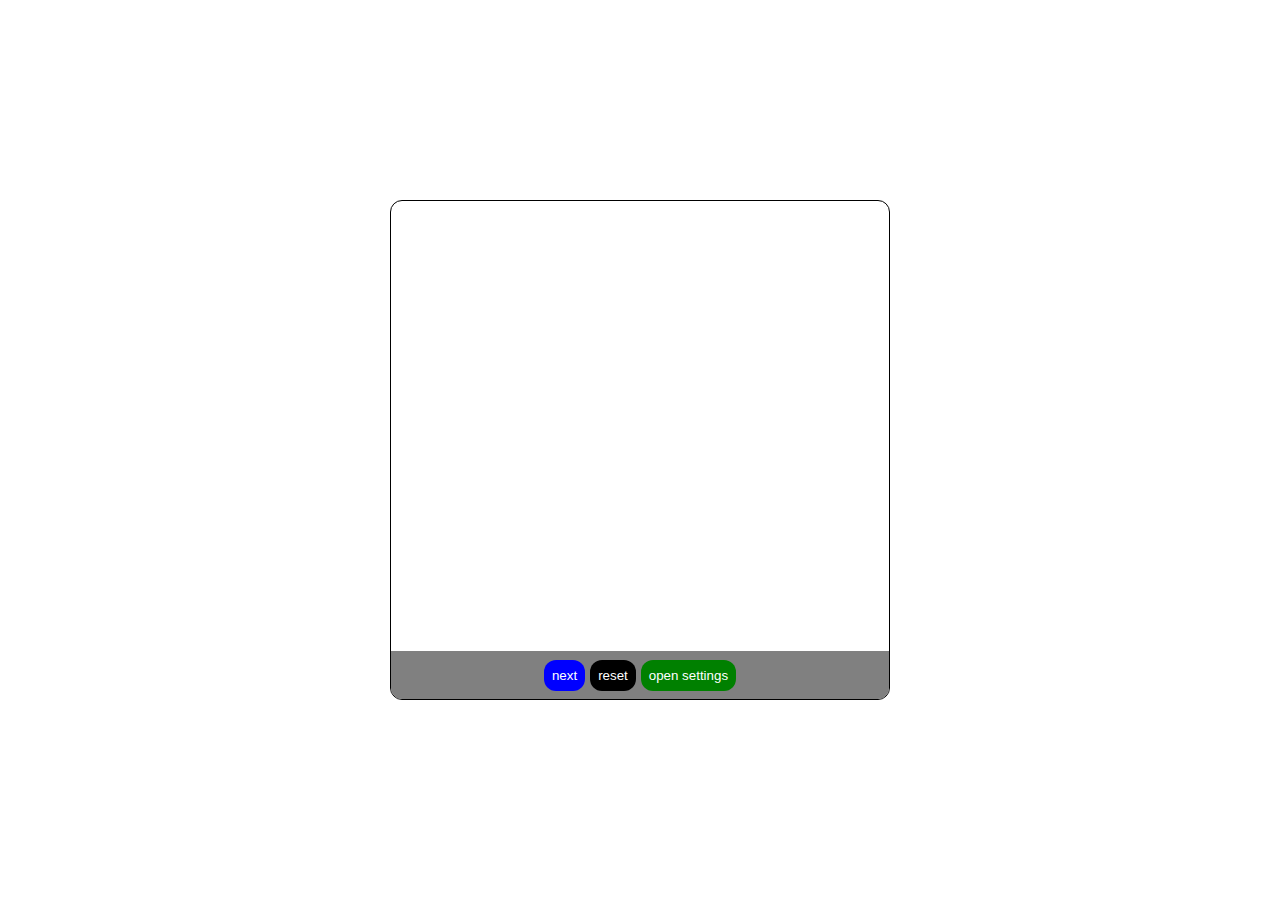
<file: index.html>
<!DOCTYPE html>
<html lang="en">

<head>
    <meta charset="UTF-8">
    <meta name="viewport" content="width=device-width, initial-scale=1.0">
    <title>Document</title>
    <link rel="stylesheet" href="styl.css">
</head>

<body>
    <div class="game">
        <div page="start" class="page"></div>
        <div page="game" class="page page--invisible"></div>
        <div page="game-over" class="page page--invisible"></div>
        <div page="settings" class="page page--invisible"></div>
        <div class="game_buttons">
            <input type="button" value="next" class="btn btn--next">
            <input type="button" value="reset" class="btn btn--reset">
            <input type="button" value="open settings" class="btn btn--settings">
        </div>
    </div>
</body>
<script src="script.js"></script>

</html>
</file>
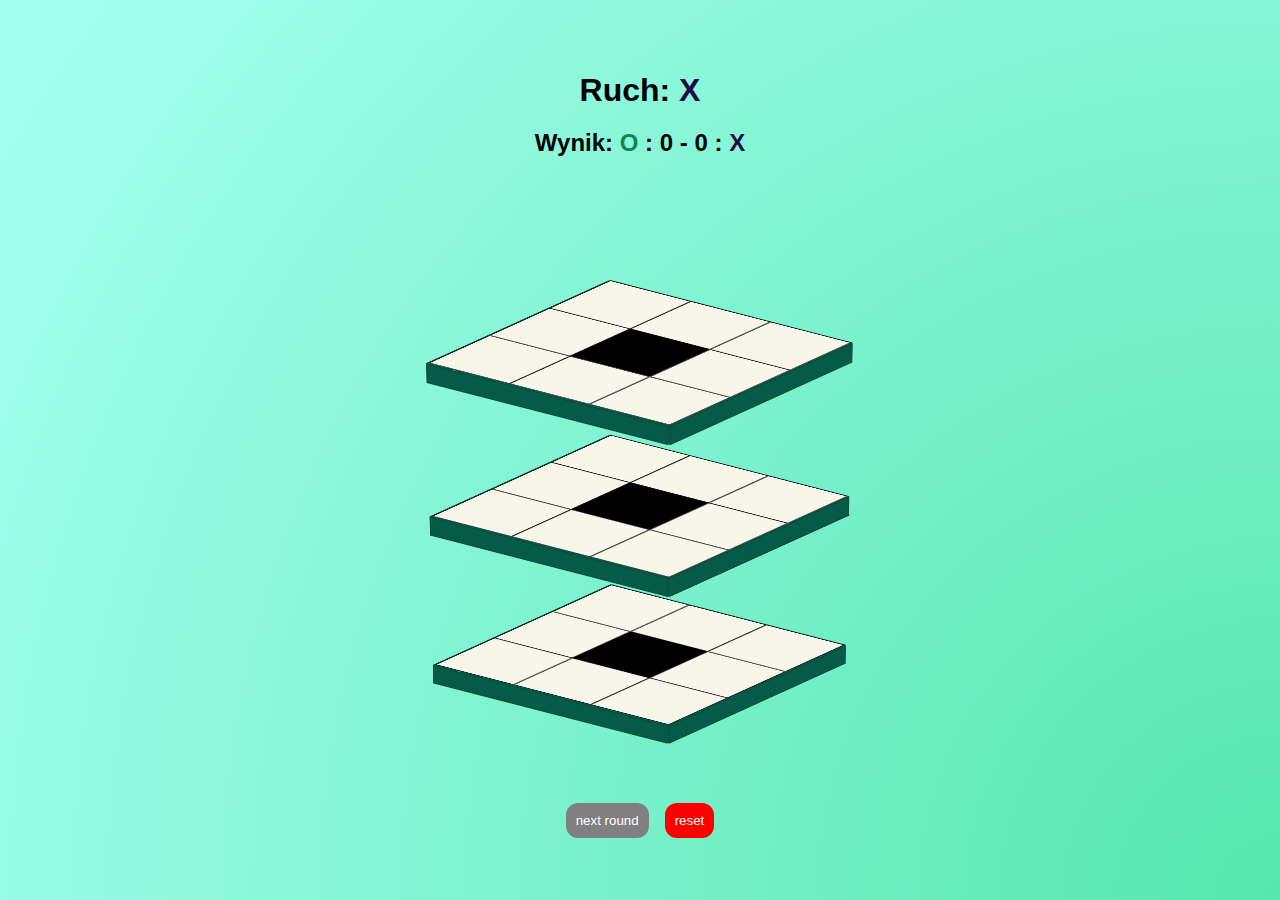
<file: TicTacToe3D/index.html>
<!DOCTYPE html>
<html lang="en">

<head>
    <meta charset="UTF-8">
    <meta name="viewport" content="width=device-width, initial-scale=1.0">
    <title>Document</title>
    <link rel="stylesheet" href="styl.css">
</head>

<body>
    <div class="container">


        <div class="result-container">
            <h1>Ruch: <span class="turn"></span></h1>
            <h2>Wynik: <span class="O">O</span> <span class="result">: 0 - 0 : </span><span class="X">X</span></h2>
            <h2 id="winner"></h2>
        </div>
        <div class="box">
            <div class="layer-container layer-container-1">
                <div class="layer-box">
                    <div class="layer layer-front">
                    </div>
                    <div class="layer layer-left"></div>
                    <div class="layer layer-right"></div>
                    <div class="layer layer-bottom"></div>
                    <div class="layer layer-back"></div>
                    <div class="layer layer-top">
                        <div class="field"></div>
                        <div class="field"></div>
                        <div class="field"></div>
                        <div class="field"></div>
                        <div class="field--inactive"></div>
                        <div class="field"></div>
                        <div class="field"></div>
                        <div class="field"></div>
                        <div class="field"></div>
                    </div>
                </div>
            </div>
            <div class="layer-container layer-container-2">
                <div class="layer-box">
                    <div class="layer layer-front">
                    </div>
                    <div class="layer layer-left"></div>
                    <div class="layer layer-right"></div>
                    <div class="layer layer-bottom"></div>
                    <div class="layer layer-back"></div>
                    <div class="layer layer-top">
                        <div class="field"></div>
                        <div class="field"></div>
                        <div class="field"></div>
                        <div class="field"></div>
                        <div class="field--inactive"></div>
                        <div class="field"></div>
                        <div class="field"></div>
                        <div class="field"></div>
                        <div class="field"></div>
                    </div>
                </div>
            </div>
            <div class="layer-container layer-container-3">
                <div class="layer-box">
                    <div class="layer layer-front">
                    </div>
                    <div class="layer layer-left"></div>
                    <div class="layer layer-right"></div>
                    <div class="layer layer-bottom"></div>
                    <div class="layer layer-back"></div>
                    <div class="layer layer-top">
                        <div class="field"></div>
                        <div class="field"></div>
                        <div class="field"></div>
                        <div class="field"></div>
                        <div class="field--inactive"></div>
                        <div class="field"></div>
                        <div class="field"></div>
                        <div class="field"></div>
                        <div class="field"></div>
                    </div>
                </div>
            </div>
        </div>
        <div class="buttons">
            <input type="button" class="btn next-btn btn--disactive" value="next round"><input type="button"
                class="btn reset-btn" value="reset">
        </div>
    </div>
    <script src="script.js"></script>
</body>

</html>
</file>
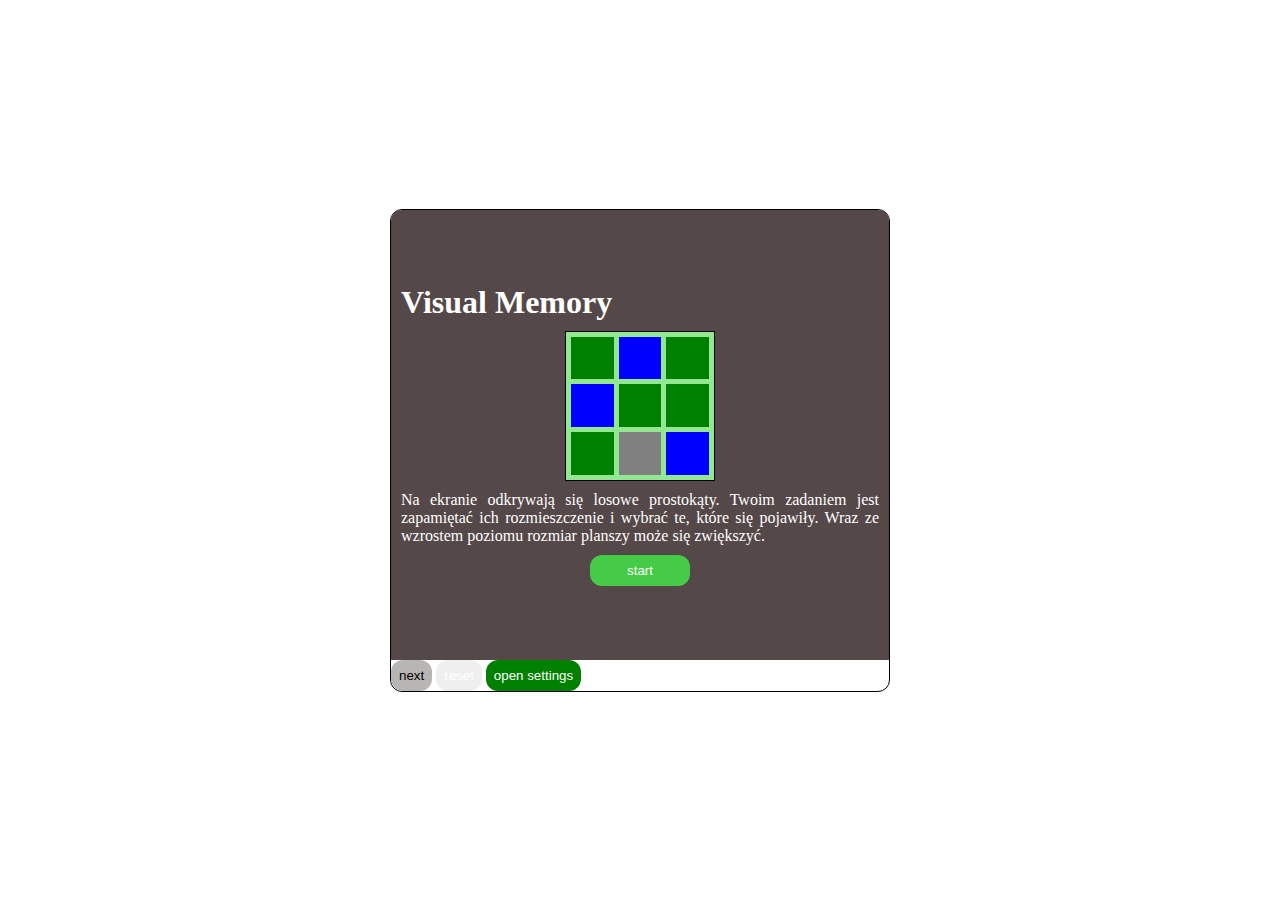
<file: VisualMemory/index.html>
<!DOCTYPE html>
<html lang="en">

<head>
    <meta charset="UTF-8">
    <meta name="viewport" content="width=device-width, initial-scale=1.0">
    <title>Document</title>
    <link rel="stylesheet" href="styl.css">
</head>

<body>
    <div class="game">
        <div page="start" class="page">
            <h1 class="start_header">Visual Memory</h1>
            <div class="board">
                <div class="field"></div>
                <div class="field field--selected"></div>
                <div class="field"></div>
                <div class="field field--selected"></div>
                <div class="field"></div>
                <div class="field"></div>
                <div class="field"></div>
                <div class="field field--wrong"></div>
                <div class="field field--selected"></div>
            </div>
            <p>
                Na ekranie odkrywają się losowe prostokąty. Twoim zadaniem jest zapamiętać ich rozmieszczenie i wybrać
                te, które się pojawiły. Wraz ze wzrostem poziomu rozmiar planszy może się zwiększyć.
            </p>
            <input type="button" value="start" class="btn btn--start">
        </div>
        <div page="game" class="page page--invisible">
            <div class="game_info">
                <p id="roundCounter"></p>
                <p id="hearts"></p>
            </div>
            <div class="game_board">

            </div>
        </div>
        <div page="game-over" class="page page--invisible"></div>
        <div page="settings" class="settings page page--invisible">
            <div class="settings-option">
                <div class="settings-option__name">rozmiar planszy</div>
                <div class="settings-option__value">
                    <select class="settings-option__select" name="sizeOfBoard" option="sizeOfBoard">
                        <option value="3">3x3</option>
                        <option value="4">4x4</option>
                        <option value="5">5x5</option>
                        <option calue="6">6x6</option>
                        <option value="7">7x7</option>
                    </select>
                </div>
            </div>
            <div class="settings-option">
                <div class="settings-option__name">Liczba żyć</div>
                <div class="settings-option__value">
                    <select class="settings-option__select" name="hearts" option="hearts">
                        <option value="1">1</option>
                        <option value="2">2</option>
                        <option value="3">3</option>
                        <option value="4">4</option>
                        <option value="5">5</option>
                        <option value="6">6</option>
                        <option value="7">7</option>
                    </select>
                </div>
            </div>
            <div class="settings-option">
                <div class="settings-option__name">Liczba pól do zaznaczenia</div>
                <div class="settings-option__value">
                    <select class="settings-option__select" name="numberOfFields" option="numberOfFields">
                        <option value="1">1</option>
                        <option value="2">2</option>
                        <option value="3">3</option>
                        <option value="4">4</option>
                        <option value="5">5</option>
                        <option value="6">6</option>
                        <option value="7">7</option>
                    </select>
                </div>
            </div>
            <div class="settings-option">
                <div class="settings-option__name">Dynamiczne zwiększanie trudności</div>
                <div class="settings-option__value">
                    <select class="settings-option__select" name="increaseDifficulty" option="increaseDifficulty">
                        <option value="1">Tak</option>
                        <option value="0">Nie</option>
                    </select>
                </div>
            </div>
            <div class="settings__buttons">
                <input type="button" value="close settings" class="btn btn--close-settings">
            </div>
        </div>
        <div class="game_buttons">
            <input type="button" value="next" class="btn btn--next btn--locked">
            <input type="button" value="reset" class="btn btn--reset">
            <input type="button" value="open settings" class="btn btn--settings">
        </div>
    </div>
</body>
<script src="script.js"></script>

</html>
</file>
<file: styl.css>
* {
    margin: 0;
    padding: 0;
    box-sizing: border-box;
}

:root {
    --mainBgColor: rgb(201, 224, 201);
    --gameBgColor: rgb(145, 232, 145);
    --fieldBgColor: green;
}

body {
    height: 100vh;
    display: flex;
    justify-content: center;
    align-items: center;
}

.game_info {
    flex-grow: 1;
    padding: 5px;
    display: flex;
    justify-content: space-between;
    align-items: center;
}

.game_buttons {
    display: flex;
    justify-content: center;
    gap: 5px;
    padding: 5px;
}

.btn {
    padding: 0.5rem;
    border-radius: 12px;
    border: none;
    outline: none;
    color: white;
    cursor: pointer;
    transition: all 250ms ease;
}

.btn.btn--locked {
    background-color: rgb(184, 181, 181);
    color: black;
    pointer-events: none;
}

.btn--start {
    background-color: rgb(69, 203, 69);
    width: 100px;
    align-self: center;
}

.btn--start:hover {
    background-color: rgb(57, 170, 57);
}

.btn--next {
    background-color: blue;
}

.btn--next:hover {
    background-color: rgb(33, 33, 239);
}

.btn--reset {
    background-color: black;
}

.btn--reset:hover {
    background-color: rgb(41, 40, 40);
}

.btn--settings {
    background-color: green;
}

.btn--settings:hover {
    background-color: rgb(41, 205, 41);
}



[page="start"] {
    display: flex;
    flex-direction: column;
    gap: 10px;
    text-align: justify;
    justify-content: center;
}

[page="game"] {
    background-color: var(--mainBgColor);
    display: flex;
    flex-direction: column;
}

.game {
    width: 500px;
    height: 500px;
    border: 1px solid black;
    display: flex;
    flex-direction: column;
    border-radius: 12px;
    overflow: hidden;
}

.game_board,
.board {
    display: grid;
    background-color: var(--gameBgColor);
}

.game_board {
    flex-grow: 1;
    height: 350px;
    border-radius: 12px;
    padding: 10px;
    gap: 10px;
}

.game_board--locked {
    pointer-events: none;
}

.board {
    padding: 5px;
    gap: 5px;
    width: 150px;
    height: 150px;
    border: 1px solid black;
    margin: 0 auto;
    grid-template-columns: 1fr 1fr 1fr;
    grid-template-rows: 1fr 1fr 1fr;
}

.start_header {
    text-align: center;
}

.field {
    background-color: var(--fieldBgColor);
    transition: all 250ms ease;
}

.field--selected {
    background-color: blue;
}

.page {
    padding: 10px;
    height: 450px;
}

.page--invisible {
    display: none;
}

.game_buttons {
    background-color: gray;
    flex-grow: 1;
    align-items: center;
}
</file>
<file: TicTacToe3D/styl.css>
* {
    margin: 0;
    padding: 0;
    box-sizing: border-box;

}

:root {
    --heightZOfLayer: 20px;
    --widthOfLayer: 300px;
    --heightOfLayer: 300px;
    --bgColorOfLayer: rgb(6, 90, 72);
}

h1,
h2 {
    margin: 20px;
    text-align: center;
}

body {
    height: 100vh;

    font-family: Arial;
}

.container {
    height: 100vh;
    width: 100%;
    display: flex;
    justify-content: center;
    align-items: center;
    flex-direction: column;
    gap: 8rem;
    background: radial-gradient(circle at center, #56e6af 0%, #a3ffed 95%);
    background-size: 200% 200%;
    user-select: none;
}

#winner {
    min-height: 50px;
}

.X {
    color: rgb(33, 10, 70);
    font-weight: 700;
}

.O {
    color: rgb(12, 136, 82);
    font-weight: 700;
}

.box {
    width: var(--widthOfLayer);
    height: var(--heightOfLayer);
    border: 1px solid black;
    transform-style: preserve-3d;
    perspective: 10000px;
    position: relative;
    transform: rotateX(70deg) rotateZ(37deg);

}

.field {
    background-color: rgb(248, 246, 235);
    border: 1px solid black;
    display: flex;
    justify-content: center;
    align-items: center;
    font-size: 50px;

}

.field--inactive {
    background-color: black;
}

.field--victory {
    background-color: rgb(44, 239, 44);
}

.field:hover:not(.field--victory) {
    background-color: rgb(192, 189, 172);
}

.layer-container {
    width: 100%;
    height: 100%;
    transform-style: preserve-3d;
    perspective: 100%;
    position: absolute;
    user-select: none;
}

.layer-container-1 {
    transform: translateZ(-160px);
    z-index: 6;
}

.layer-container-2 {
    z-index: 7;
}

.layer-container-3 {
    transform: translateZ(160px);
    z-index: 8;
}

.layer-box {
    width: 100%;
    height: 100%;
    position: relative;
    transform-style: preserve-3d;
}



.layer {
    position: absolute;
    border: 1px solid rgba(0, 0, 0, 0.2);
    background-color: var(--bgColorOfLayer);
}

.layer-top {
    width: 100%;
    height: 100%;
    display: grid;
    grid-template-columns: 1fr 1fr 1fr;
    grid-template-rows: 1fr 1fr 1fr;
    transform: translateZ(20px);
}

.layer-bottom {
    position: absolute;
    width: 100%;
    height: 100%;
    display: grid;
}

.layer-left {
    height: var(--heightZOfLayer);
    width: 100%;
    transform: rotateX(90deg) translateZ(calc(0.5 * var(--heightZOfLayer))) translateY(calc(0.5 * var(--heightZOfLayer)));
}

.layer-right {
    position: absolute;
    height: var(--heightZOfLayer);
    width: 100%;
    transform: rotateX(90deg) translateZ(calc(-1 * var(--widthOfLayer) + (0.5 * var(--heightZOfLayer)))) translateY(calc(0.5 * var(--heightZOfLayer)));
}

.layer-front {
    position: absolute;
    height: var(--heightZOfLayer);
    width: 100%;
    transform: rotateX(90deg) rotateY(90deg) translateX(calc(0.5 * var(--widthOfLayer) - (0.5 * var(--heightZOfLayer)))) translateZ(calc(0.5 * var(--widthOfLayer))) translateY(calc(0.5 * var(--heightZOfLayer)));
}

.layer-back {
    position: absolute;
    height: var(--heightZOfLayer);
    width: 100%;
    transform: rotateX(90deg) rotateY(90deg) translateX(calc(0.5 * var(--widthOfLayer) - (0.5 * var(--heightZOfLayer)))) translateZ(calc(-1 * 0.5 * var(--widthOfLayer))) translateY(calc(0.5 * var(--heightZOfLayer)));
}


.buttons {
    display: flex;
    justify-content: center;
    gap: 1rem;
    margin-bottom: 10px;
}

.btn {
    padding: 10px;
    border-radius: 12px;
    border: none;
    color: white;
    cursor: pointer;
}

.next-btn {
    background-color: blue;
}

.next-btn:hover {
    background-color: rgb(41, 41, 238);
}

.reset-btn {
    background-color: red;
}

.reset-btn:hover {
    background-color: rgb(135, 12, 12);
}

.btn--disactive {
    pointer-events: none;
    background-color: gray;
}

@media(max-width:500px) {
    :root {
        --widthOfLayer: 200px;
        --heightOfLayer: 200px;
    }

    .layer-container-1 {
        transform: translateZ(-120px);
    }

    .layer-container-3 {
        transform: translateZ(120px);
    }
}

@media(max-width:350px) {
    :root {
        --widthOfLayer: 150px;
        --heightOfLayer: 150px;
    }

    .field {
        font-size: 30px;
    }

    .layer-container-1 {
        transform: translateZ(-90px);
    }

    .layer-container-3 {
        transform: translateZ(90px);
    }
}
</file>
<file: VisualMemory/styl.css>
* {
    margin: 0;
    padding: 0;
    box-sizing: border-box;
}

:root {
    --mainBgColor: rgb(201, 224, 201);
    --gameBgColor: rgb(145, 232, 145);
    --fieldBgColor: green;
    --fieldBgHoverColor: rgb(15, 173, 15);
}

body {
    height: 100vh;
    display: flex;
    justify-content: center;
    align-items: center;
}

.game__info {
    height: 50px;
    padding: 5px;
    display: flex;
    justify-content: space-between;
    align-items: center;
}



.btn {
    padding: 0.5rem;
    border-radius: 12px;
    border: none;
    outline: none;
    color: white;
    cursor: pointer;
    transition: all 250ms ease;
}

.btn.btn--locked {
    background-color: rgb(184, 181, 181);
    color: black;
    pointer-events: none;
}

.btn--start,
.btn--start:active {
    background-color: rgb(69, 203, 69);
    width: 100px;
    align-self: center;
}

.btn--start:hover {
    background-color: rgb(57, 170, 57);
}

.btn--next,
.btn--next:active {
    background-color: blue;
}

.btn--next:hover {
    background-color: rgb(33, 33, 239);
}

.btn--stop,
.btn--stop:active {
    background-color: black;
}

.btn--stop:hover {
    background-color: rgb(41, 40, 40);
}

.btn--settings,
.btn--settings:active {
    background-color: green;
}

.btn--settings:hover {
    background-color: rgb(41, 205, 41);
}

.btn--close-settings {
    background-color: brown;
}


.btn--close-settings:hover {
    background-color: rgb(219, 93, 93);
}

[page="start"] {
    display: flex;
    flex-direction: column;
    gap: 10px;
    text-align: justify;
    justify-content: center;
    background-color: rgb(84, 72, 72);
    color: white;
}

[page="game"] {
    background-color: var(--mainBgColor);
    display: flex;
    flex-direction: column;
}

[page="game"].game--lose {
    background-color: red;
}

.game {
    width: clamp(200px, 80%, 500px);
    border: 1px solid black;
    display: flex;
    flex-direction: column;
    border-radius: 12px;
    overflow: hidden;
}


.game__board,
.board {
    display: grid;
}


.game__board {
    flex-grow: 1;
    border-radius: 12px;
    padding: 10px;
    gap: 10px;
    background-color: var(--gameBgColor);
}

.game_board--locked {
    pointer-events: none;
}

.board {
    padding: 5px;
    background-color: var(--gameBgColor);
    gap: 5px;
    width: 150px;
    height: 150px;
    border: 1px solid black;
    margin: 0 auto;
    grid-template-columns: 1fr 1fr 1fr;
    grid-template-rows: 1fr 1fr 1fr;
}

.start__header {
    text-align: center;
}

.field {
    background-color: var(--fieldBgColor);
    cursor: pointer;
}

.field:hover:not(.field--selected, .field--wrong) {
    background-color: var(--fieldBgHoverColor);
}

.field--selected {
    background-color: blue;
}

.field--wrong {
    background-color: gray;
}

.field--show {
    background-color: yellow;
}

.page {
    padding: 10px;
    /*height:450px*/
}

.page--invisible {
    display: none;
}

.game__buttons {
    display: flex;
    justify-content: center;
    background-color: gray;
    align-items: center;
    gap: 5px;
    padding: 5px;
    height: 50px;
}

.settings-option {
    display: flex;
    justify-content: space-between;
    border-bottom: 1px solid gray;
    padding: 10px;
    align-items: center;
}

.settings-option__select {
    border: none;
    outline: 1px solid green;
    padding: 5px;
}

.settings__buttons {
    display: grid;
    justify-content: center;
    align-items: center;
    padding: 10px;
}
</file>
